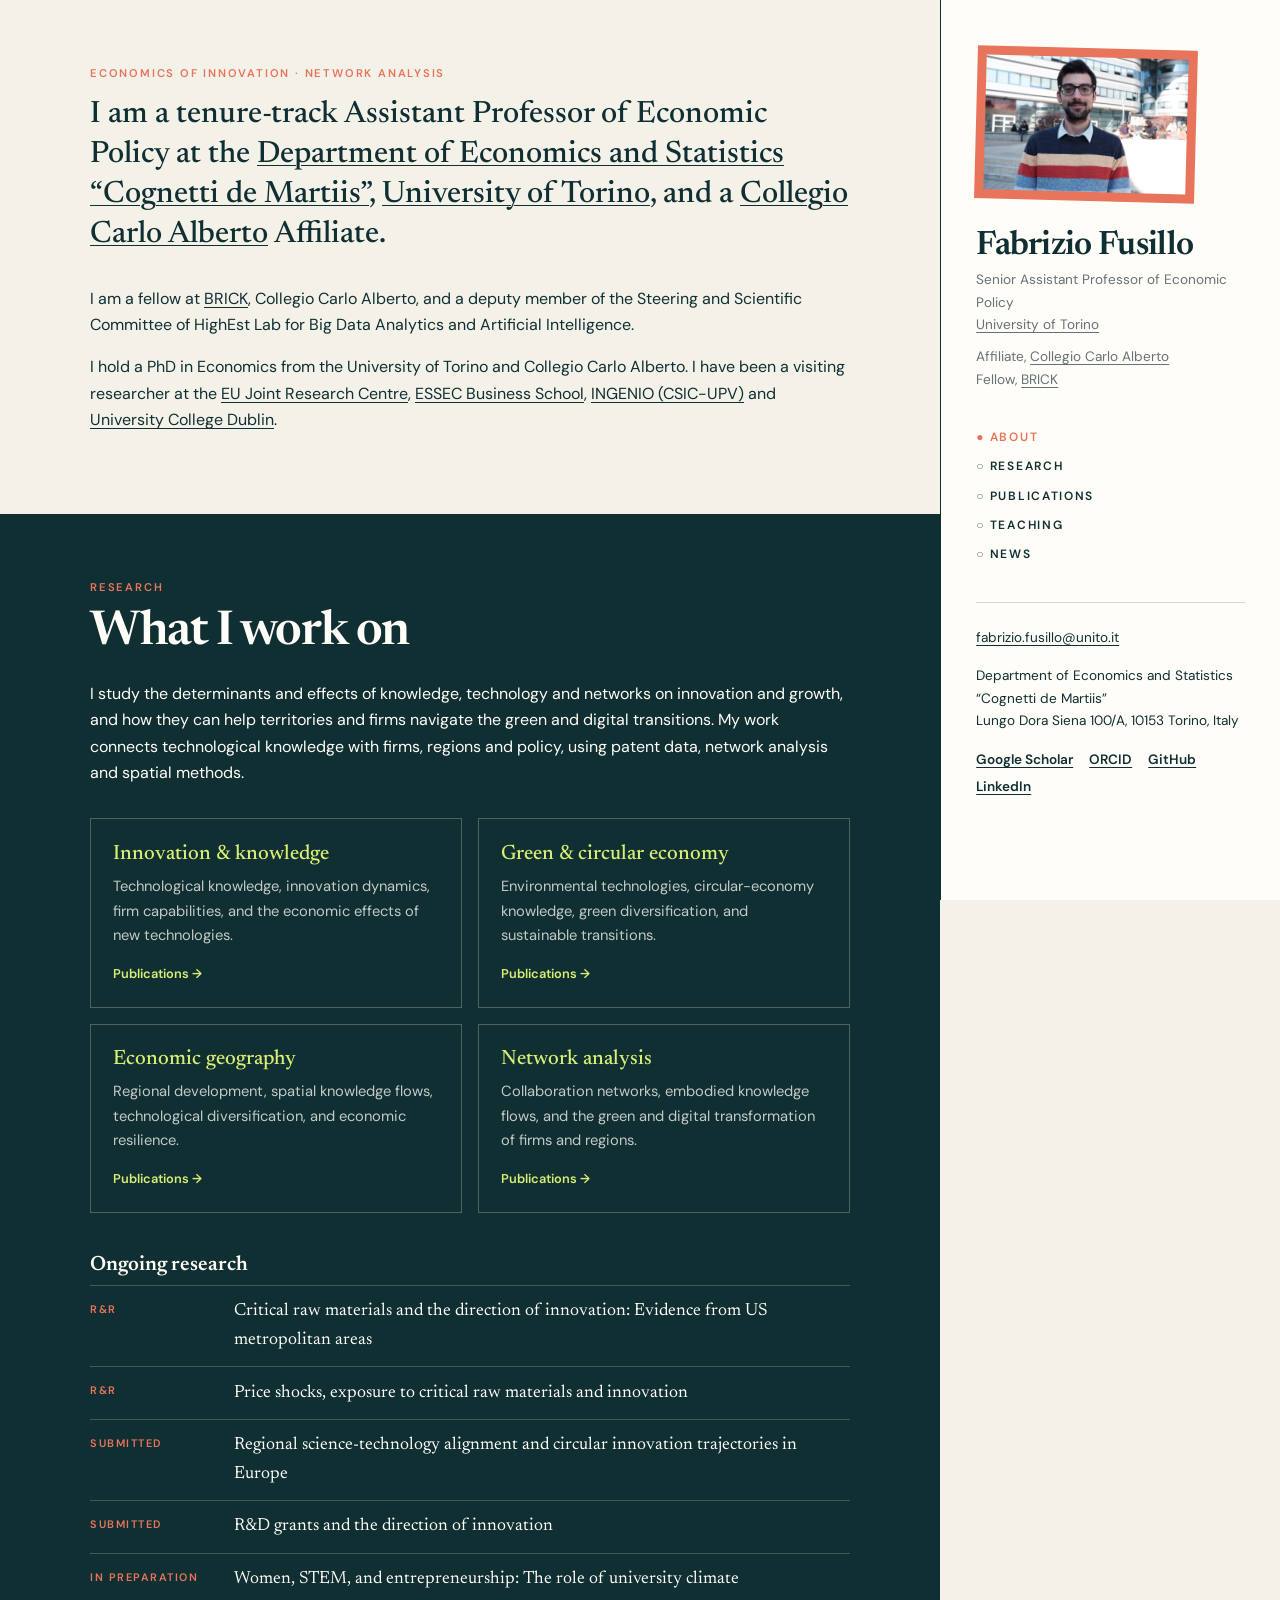
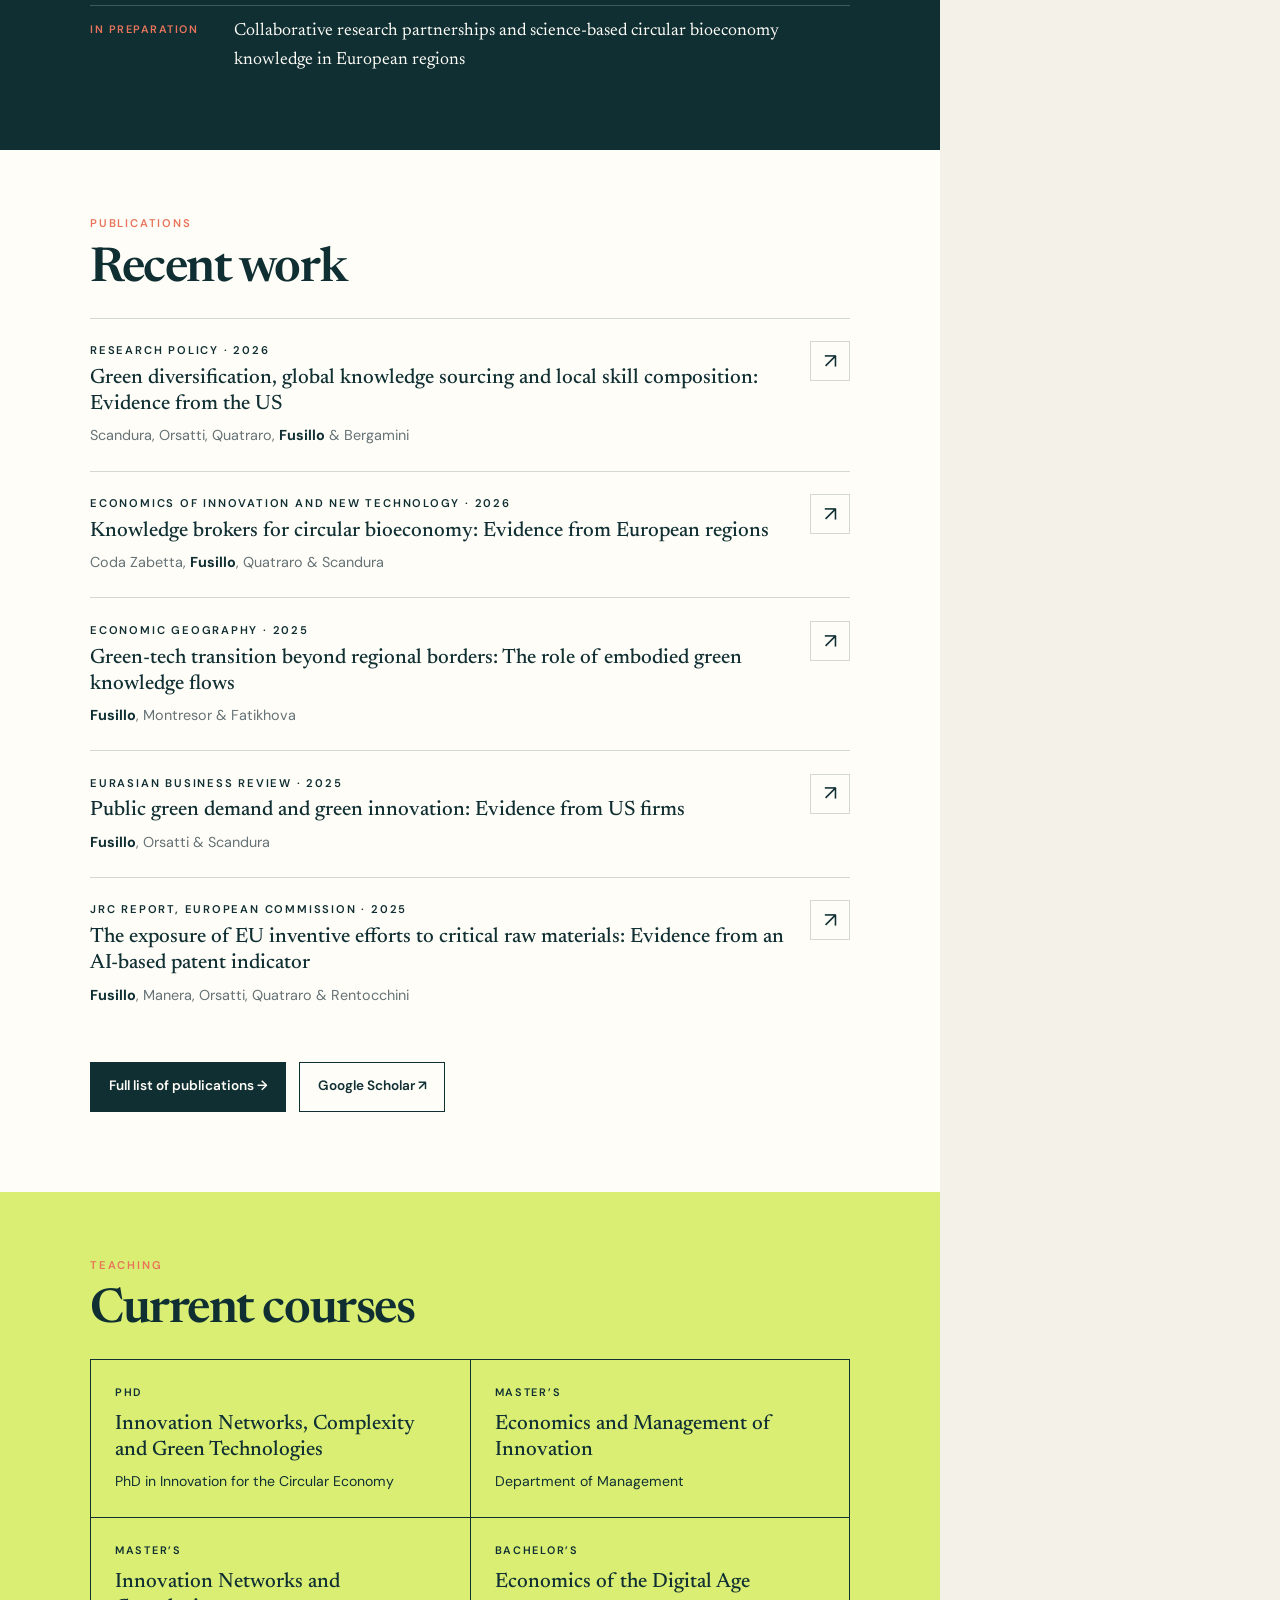
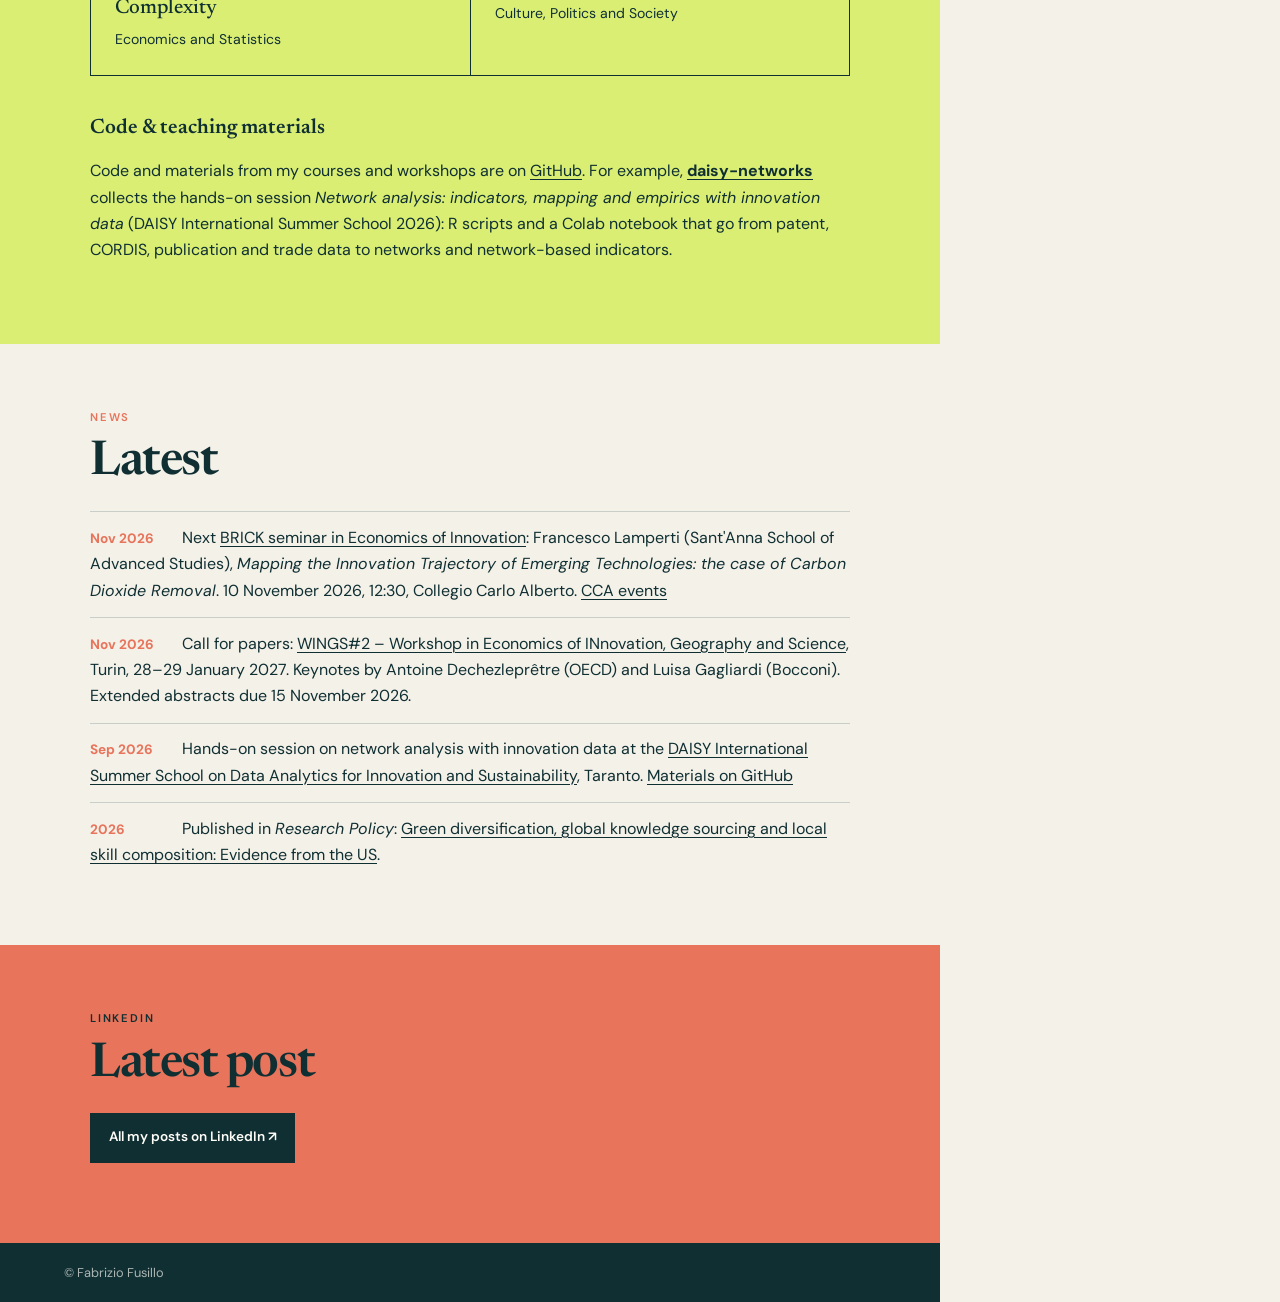
<file: index.html>
<!doctype html>
<html lang="en">
<head>
  <meta charset="utf-8">
  <meta name="viewport" content="width=device-width, initial-scale=1">
  <meta name="google-site-verification" content="AKhx5A9CiakvQKS3cyIG5zpOtm3Fc2noz87tW4rwyLg">
  <meta name="description" content="Fabrizio Fusillo is a Senior Assistant Professor of Economic Policy at the University of Torino, researching innovation, knowledge networks, and sustainable transitions.">
  <title>Fabrizio Fusillo</title>
  <link rel="canonical" href="https://ffusillo.github.io/">
  <!-- Tells Google who this page is about; keep the sameAs links in sync with the profile links in the side column -->
  <script type="application/ld+json">
  {
    "@context": "https://schema.org",
    "@type": "Person",
    "name": "Fabrizio Fusillo",
    "url": "https://ffusillo.github.io/",
    "image": "https://ffusillo.github.io/assets/fabrizio-fusillo.jpg",
    "jobTitle": "Senior Assistant Professor of Economic Policy",
    "worksFor": { "@type": "CollegeOrUniversity", "name": "University of Torino", "url": "https://www.unito.it" },
    "sameAs": [
      "https://scholar.google.com/citations?user=CQ9z-CwAAAAJ",
      "https://orcid.org/0000-0002-1454-1284",
      "https://github.com/ffusillo",
      "https://www.linkedin.com/in/fabrizio-fusillo-4771b8a0/",
      "https://www.carloalberto.org/person/fabrizio-fusillo/"
    ]
  }
  </script>

  <link rel="preconnect" href="https://fonts.googleapis.com">
  <link rel="preconnect" href="https://fonts.gstatic.com" crossorigin>
  <link href="https://fonts.googleapis.com/css2?family=DM+Sans:wght@400;500;600&family=Newsreader:opsz,wght@6..72,500;6..72,600&display=swap" rel="stylesheet">
  <link rel="stylesheet" href="styles.css">
</head>

<body>
<div class="layout">

<!-- ================= SIDE COLUMN (right): photo, name, menu, contact =================
     The same block is in publications.html: if you change something here, change it there too. -->
<aside>
  <div class="photo"><img src="assets/fabrizio-fusillo.jpg" alt="Portrait of Fabrizio Fusillo"></div>

  <h1>Fabrizio Fusillo</h1>
  <p class="position">
    Senior Assistant Professor of Economic Policy<br>
    <a href="https://www.unito.it">University of Torino</a>
  </p>
  <p class="affiliations">
    Affiliate, <a href="https://www.carloalberto.org/person/fabrizio-fusillo/">Collegio Carlo Alberto</a><br>
    Fellow, <a href="https://brick.carloalberto.org/">BRICK</a>
  </p>

  <nav>
    <a href="index.html#about">About</a>
    <a href="index.html#research">Research</a>
    <a href="index.html#publications">Publications</a>
    <a href="index.html#teaching">Teaching</a>
    <a href="index.html#news">News</a>
  </nav>

  <div class="contact">
    <p><a href="mailto:fabrizio.fusillo@unito.it">fabrizio.fusillo@unito.it</a></p>
    <p>Department of Economics and Statistics “Cognetti de Martiis”<br>
       Lungo Dora Siena 100/A, 10153 Torino, Italy</p>
    <p class="links">
      <a href="https://scholar.google.com/citations?user=CQ9z-CwAAAAJ&amp;hl=it&amp;oi=ao">Google Scholar</a>
      <a href="https://orcid.org/0000-0002-1454-1284">ORCID</a>
      <a href="https://github.com/ffusillo">GitHub</a>
      <a href="https://www.linkedin.com/in/fabrizio-fusillo-4771b8a0/">LinkedIn</a>
      <!-- To show a CV link: put the PDF in the assets folder and remove the comment marks around the next line -->
      <!-- <a href="assets/cv-fusillo.pdf">CV</a> -->
    </p>
  </div>
</aside>

<main>

<!-- ================= ABOUT ================= -->
<section id="about" class="paper">
  <p class="eyebrow">Economics of innovation · Network analysis</p>
  <p class="lead">I am a tenure-track Assistant Professor of Economic Policy at the <a href="https://www.est.unito.it/do/home.pl">Department of Economics and Statistics “Cognetti de Martiis”</a>, <a href="https://www.unito.it">University of Torino</a>, and a <a href="https://www.carloalberto.org">Collegio Carlo Alberto</a> Affiliate.</p>
  <p>I am a fellow at <a href="https://brick.carloalberto.org/">BRICK</a>, Collegio Carlo Alberto, and a deputy member of the Steering and Scientific Committee of HighEst Lab for Big Data Analytics and Artificial Intelligence.</p>
  <p>I hold a PhD in Economics from the University of Torino and Collegio Carlo Alberto. I have been a visiting researcher at the <a href="https://joint-research-centre.ec.europa.eu">EU Joint Research Centre</a>, <a href="https://www.essec.edu">ESSEC Business School</a>, <a href="https://www.ingenio.upv.es">INGENIO (CSIC-UPV)</a> and <a href="https://www.ucd.ie">University College Dublin</a>.</p>
</section>

<!-- ================= RESEARCH ================= -->
<!-- Each box links to the full publication list filtered by that topic
     (publications.html#innovation, #green, #geography, #networks). -->
<section id="research" class="ink">
  <p class="eyebrow">Research</p>
  <h2>What I work on</h2>
  <p>I study the determinants and effects of knowledge, technology and networks on innovation and growth, and how they can help territories and firms navigate the green and digital transitions. My work connects technological knowledge with firms, regions and policy, using patent data, network analysis and spatial methods.</p>
  <div class="cards">
    <a href="publications.html#innovation">
      <h3>Innovation &amp; knowledge</h3>
      <p>Technological knowledge, innovation dynamics, firm capabilities, and the economic effects of new technologies.</p>
      <span>Publications →</span>
    </a>
    <a href="publications.html#green">
      <h3>Green &amp; circular economy</h3>
      <p>Environmental technologies, circular-economy knowledge, green diversification, and sustainable transitions.</p>
      <span>Publications →</span>
    </a>
    <a href="publications.html#geography">
      <h3>Economic geography</h3>
      <p>Regional development, spatial knowledge flows, technological diversification, and economic resilience.</p>
      <span>Publications →</span>
    </a>
    <a href="publications.html#networks">
      <h3>Network analysis</h3>
      <p>Collaboration networks, embodied knowledge flows, and the green and digital transformation of firms and regions.</p>
      <span>Publications →</span>
    </a>
  </div>

  <!-- To update ongoing research: edit, add or remove <li> lines. The text in <span> is the status. -->
  <h3 class="sub">Ongoing research</h3>
  <ul class="ongoing">
    <li><span>R&amp;R</span> Critical raw materials and the direction of innovation: Evidence from US metropolitan areas</li>
    <li><span>R&amp;R</span> Price shocks, exposure to critical raw materials and innovation</li>
    <li><span>Submitted</span> Regional science-technology alignment and circular innovation trajectories in Europe</li>
    <li><span>Submitted</span> R&amp;D grants and the direction of innovation</li>
    <li><span>In preparation</span> Women, STEM, and entrepreneurship: The role of university climate</li>
    <li><span>In preparation</span> Collaborative research partnerships and science-based circular bioeconomy knowledge in European regions</li>
  </ul>
</section>

<!-- ================= PUBLICATIONS ================= -->
<!-- To add a publication: copy a whole <article> ... </article> block, paste it at the top
     and change the text. Delete the last block so the list keeps the 5 most recent.
     Remember to add it to publications.html too. -->
<section id="publications" class="white">
  <p class="eyebrow">Publications</p>
  <h2>Recent work</h2>

  <article class="pub">
    <p class="label">Research Policy · 2026</p>
    <h3>Green diversification, global knowledge sourcing and local skill composition: Evidence from the US</h3>
    <p>Scandura, Orsatti, Quatraro, <b>Fusillo</b> &amp; Bergamini</p>
    <a href="https://doi.org/10.1016/j.respol.2026.105434" aria-label="Open publication">↗</a>
  </article>

  <article class="pub">
    <p class="label">Economics of Innovation and New Technology · 2026</p>
    <h3>Knowledge brokers for circular bioeconomy: Evidence from European regions</h3>
    <p>Coda Zabetta, <b>Fusillo</b>, Quatraro &amp; Scandura</p>
    <a href="https://doi.org/10.1080/10438599.2025.2573064" aria-label="Open publication">↗</a>
  </article>

  <article class="pub">
    <p class="label">Economic Geography · 2025</p>
    <h3>Green-tech transition beyond regional borders: The role of embodied green knowledge flows</h3>
    <p><b>Fusillo</b>, Montresor &amp; Fatikhova</p>
    <a href="https://doi.org/10.1080/00130095.2025.2577307" aria-label="Open publication">↗</a>
  </article>

  <article class="pub">
    <p class="label">Eurasian Business Review · 2025</p>
    <h3>Public green demand and green innovation: Evidence from US firms</h3>
    <p><b>Fusillo</b>, Orsatti &amp; Scandura</p>
    <a href="https://doi.org/10.1007/s40821-025-00304-y" aria-label="Open publication">↗</a>
  </article>

  <article class="pub">
    <p class="label">JRC Report, European Commission · 2025</p>
    <h3>The exposure of EU inventive efforts to critical raw materials: Evidence from an AI-based patent indicator</h3>
    <p><b>Fusillo</b>, Manera, Orsatti, Quatraro &amp; Rentocchini</p>
    <a href="https://publications.jrc.ec.europa.eu/repository/handle/JRC141261" aria-label="Open publication">↗</a>
  </article>

  <p class="buttons">
    <a class="button" href="publications.html">Full list of publications →</a>
    <a class="button outline" href="https://scholar.google.com/citations?user=CQ9z-CwAAAAJ&amp;hl=it&amp;oi=ao">Google Scholar ↗</a>
  </p>
</section>

<!-- ================= TEACHING ================= -->
<!-- To add a course: copy a whole <div> ... </div> block inside "courses" and change the text. -->
<section id="teaching" class="lime">
  <p class="eyebrow">Teaching</p>
  <h2>Current courses</h2>
  <div class="courses">
    <div>
      <p class="label">PhD</p>
      <h3>Innovation Networks, Complexity and Green Technologies</h3>
      <p>PhD in Innovation for the Circular Economy</p>
    </div>
    <div>
      <p class="label">Master’s</p>
      <h3>Economics and Management of Innovation</h3>
      <p>Department of Management</p>
    </div>
    <div>
      <p class="label">Master’s</p>
      <h3>Innovation Networks and Complexity</h3>
      <p>Economics and Statistics</p>
    </div>
    <div>
      <p class="label">Bachelor’s</p>
      <h3>Economics of the Digital Age</h3>
      <p>Culture, Politics and Society</p>
    </div>
  </div>

  <h3 class="sub">Code &amp; teaching materials</h3>
  <p>Code and materials from my courses and workshops are on <a href="https://github.com/ffusillo">GitHub</a>. For example, <a href="https://github.com/ffusillo/daisy-networks"><b>daisy-networks</b></a> collects the hands-on session <em>Network analysis: indicators, mapping and empirics with innovation data</em> (DAISY International Summer School 2026): R scripts and a Colab notebook that go from patent, CORDIS, publication and trade data to networks and network-based indicators.</p>
</section>

<!-- ================= NEWS ================= -->
<!-- To add news: copy one <li> ... </li> block, paste it at the top and change the text. -->
<section id="news" class="paper">
  <p class="eyebrow">News</p>
  <h2>Latest</h2>
  <ul class="news">
    <li><b>Nov 2026</b> Next <a href="https://brick.carloalberto.org/seminars/">BRICK seminar in Economics of Innovation</a>: Francesco Lamperti (Sant'Anna School of Advanced Studies), <em>Mapping the Innovation Trajectory of Emerging Technologies: the case of Carbon Dioxide Removal</em>. 10 November 2026, 12:30, Collegio Carlo Alberto. <a href="https://www.carloalberto.org/events/month/2026-11/">CCA events</a></li>
    <li><b>Nov 2026</b> Call for papers: <a href="https://sites.google.com/view/wings-workshop">WINGS#2 – Workshop in Economics of INnovation, Geography and Science</a>, Turin, 28–29 January 2027. Keynotes by Antoine Dechezleprêtre (OECD) and Luisa Gagliardi (Bocconi). Extended abstracts due 15 November 2026.</li>
    <li><b>Sep 2026</b> Hands-on session on network analysis with innovation data at the <a href="https://www.daisy-summerschool.it/">DAISY International Summer School on Data Analytics for Innovation and Sustainability</a>, Taranto. <a href="https://github.com/ffusillo/daisy-networks">Materials on GitHub</a></li>
    <li><b>2026</b> Published in <em>Research Policy</em>: <a href="https://doi.org/10.1016/j.respol.2026.105434">Green diversification, global knowledge sourcing and local skill composition: Evidence from the US</a>.</li>
  </ul>
</section>

<!-- ================= LINKEDIN ================= -->
<!-- To show your latest LinkedIn post:
     1. On LinkedIn, open the post, click the "..." menu and choose "Embed this post".
     2. Copy only the address inside src="..." from the code LinkedIn gives you
        (it looks like https://www.linkedin.com/embed/feed/update/urn:li:share:1234567890).
     3. Paste it below in place of PASTE-EMBED-ADDRESS-HERE and delete the comment marks
        <!- - and - -> around the <iframe> line.
     Repeat when you want to show a newer post. -->
<section id="linkedin" class="coral">
  <p class="eyebrow">LinkedIn</p>
  <h2>Latest post</h2>
  <div class="linkedin-post">
    <!-- <iframe src="PASTE-EMBED-ADDRESS-HERE" title="Latest LinkedIn post" loading="lazy"></iframe> -->
  </div>
  <p><a class="button" href="https://www.linkedin.com/in/fabrizio-fusillo-4771b8a0/recent-activity/all/">All my posts on LinkedIn ↗</a></p>
</section>

<footer>© Fabrizio Fusillo</footer>

</main>
</div>

<script>
  // Open links to other websites in a new tab. No need to edit this.
  document.querySelectorAll('a[href^="http"]').forEach((a) => {
    if (a.host !== location.host) { a.target = '_blank'; a.rel = 'noopener'; }
  });

  // Highlights the current section in the menu while scrolling. No need to edit this.
  const menuLinks = document.querySelectorAll('aside nav a');
  const observer = new IntersectionObserver((entries) => {
    entries.forEach((entry) => {
      if (entry.isIntersecting) {
        menuLinks.forEach((a) => a.classList.toggle('active', a.hash === '#' + entry.target.id));
      }
    });
  }, { rootMargin: '-30% 0px -60% 0px' });
  document.querySelectorAll('main section').forEach((s) => observer.observe(s));
</script>

</body>
</html>
</file>
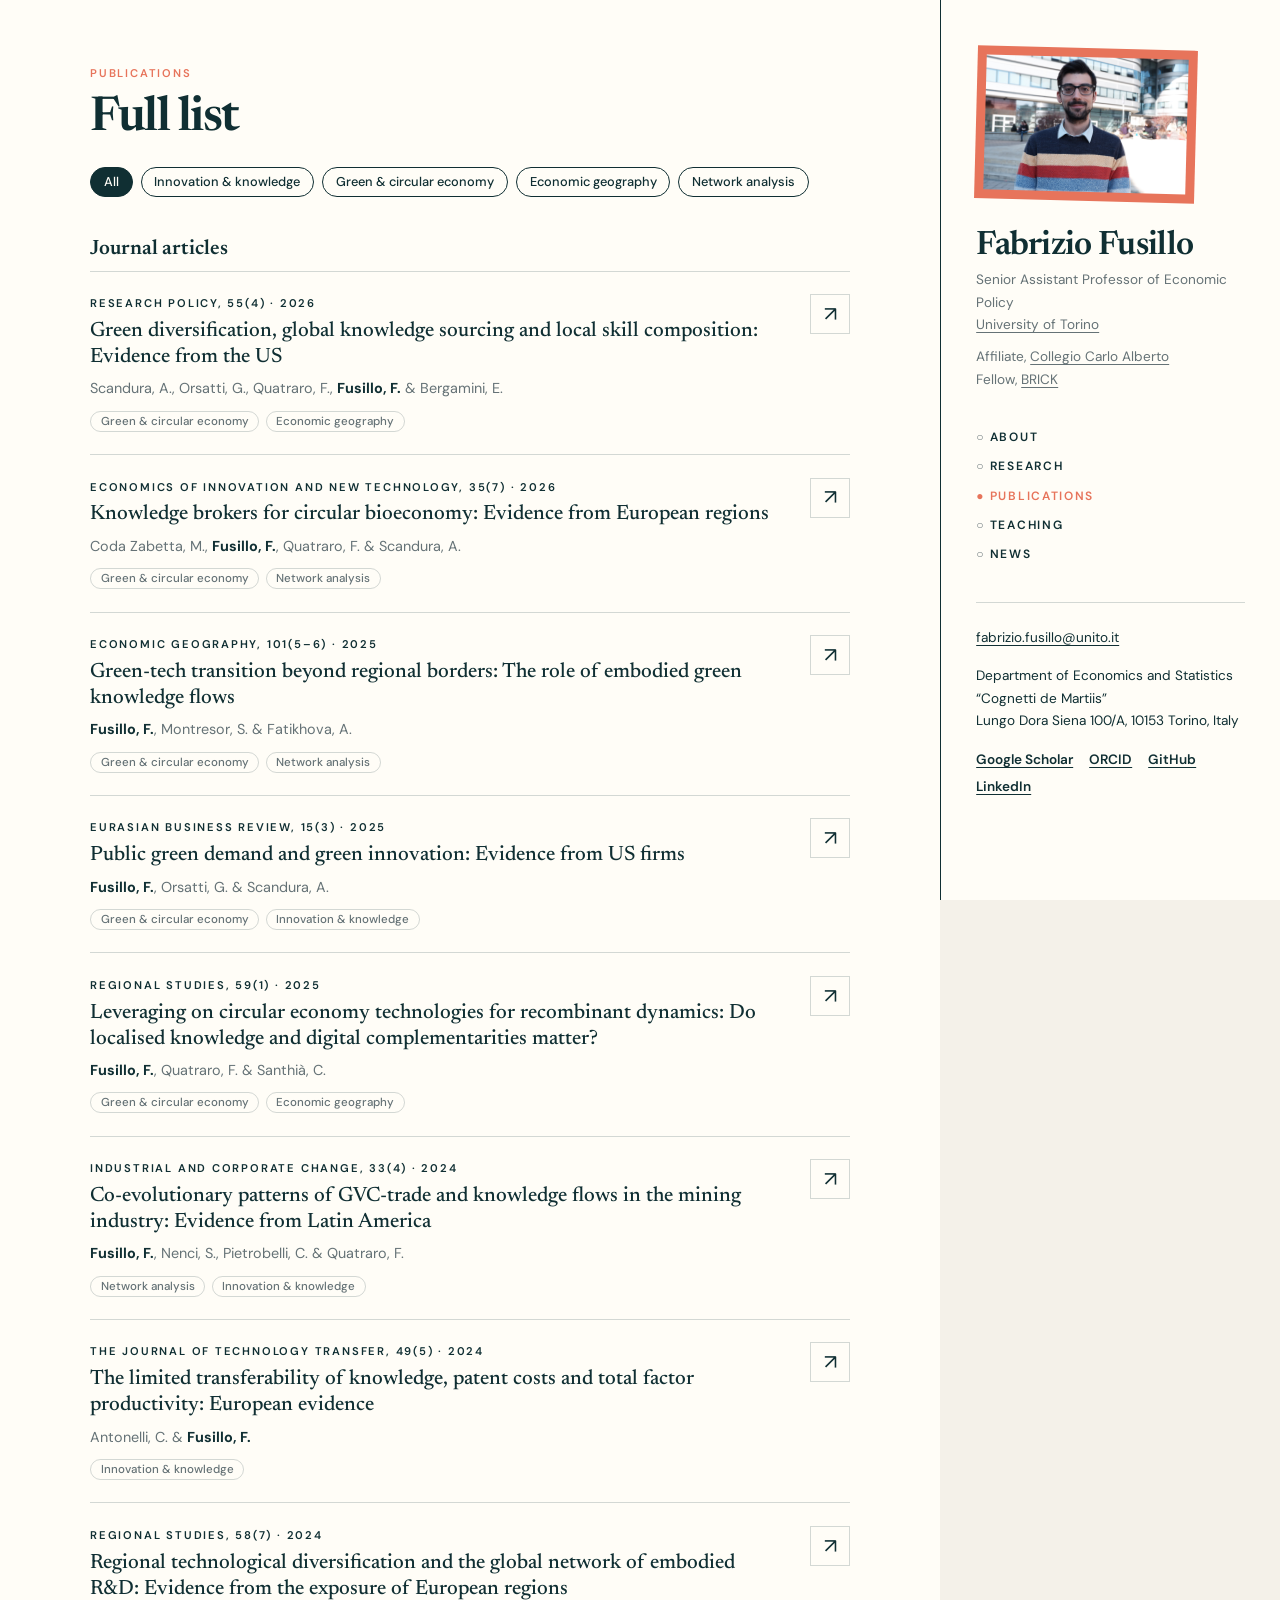
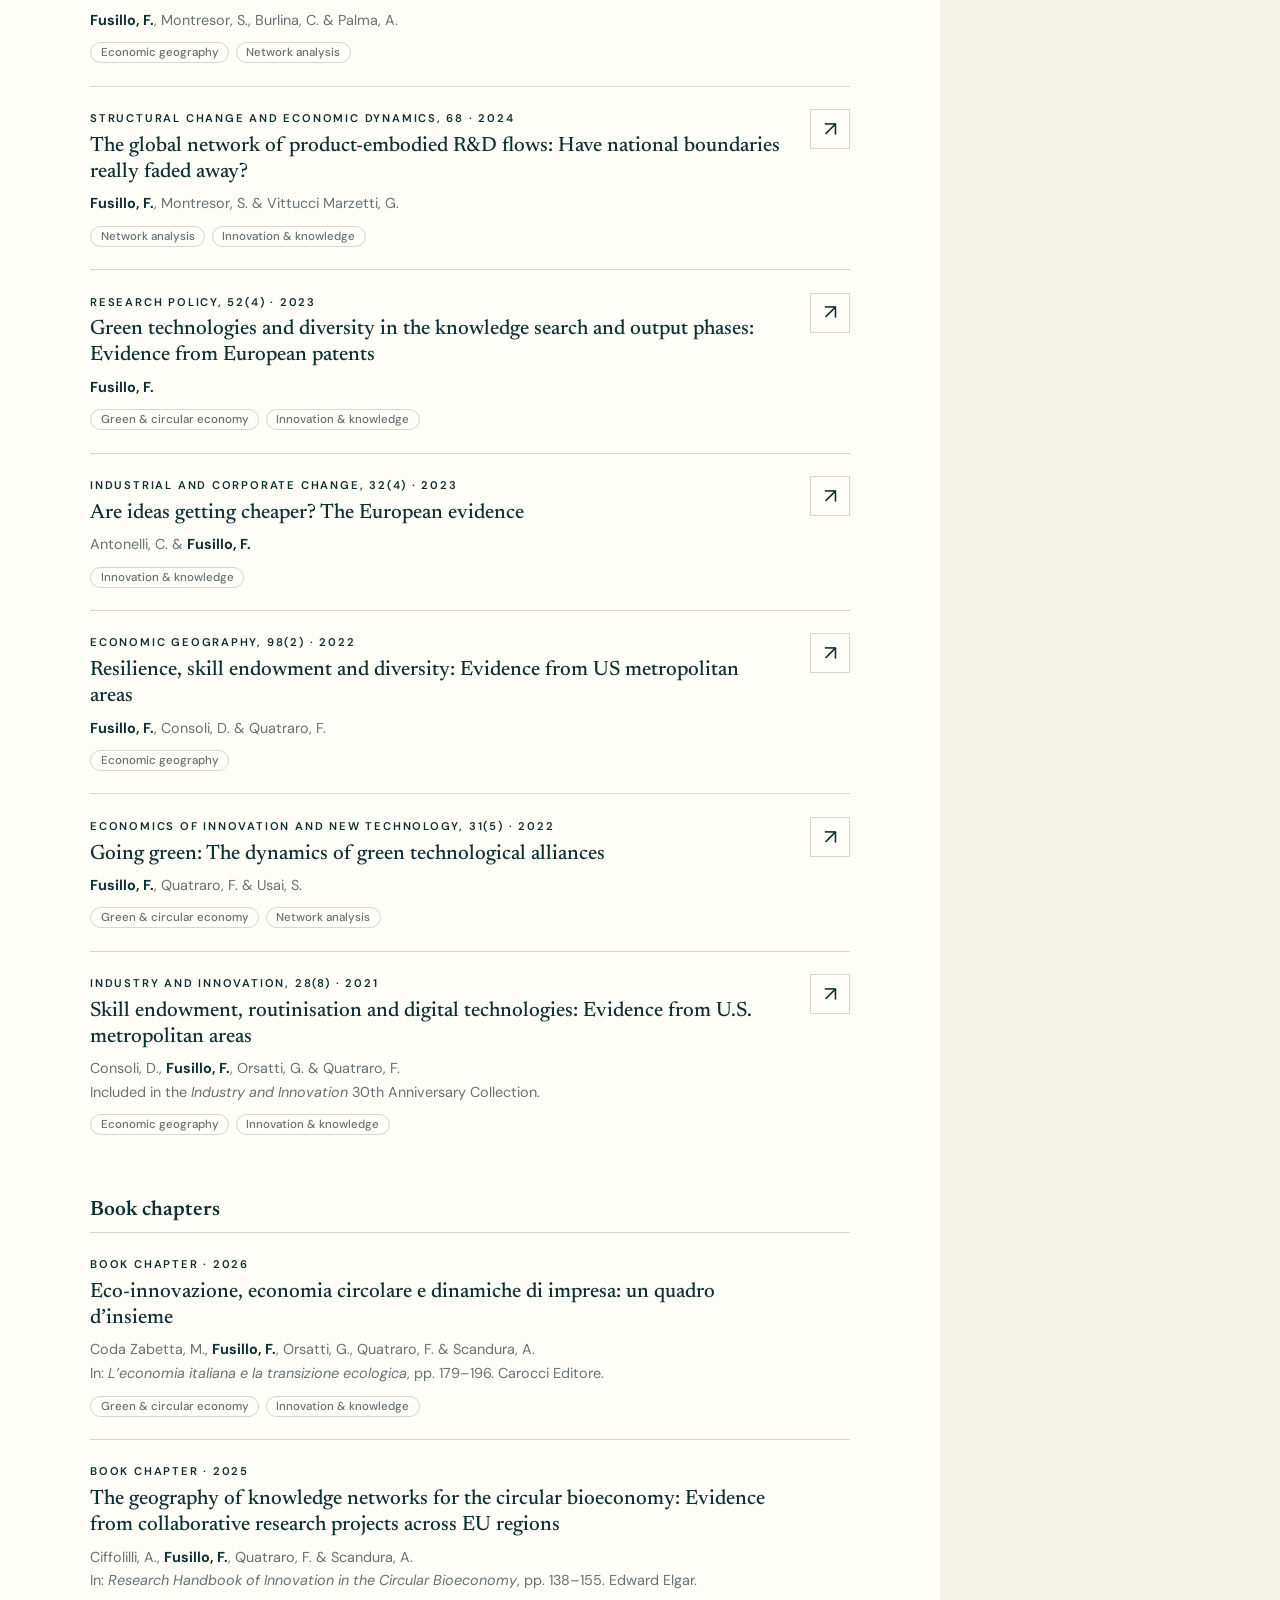
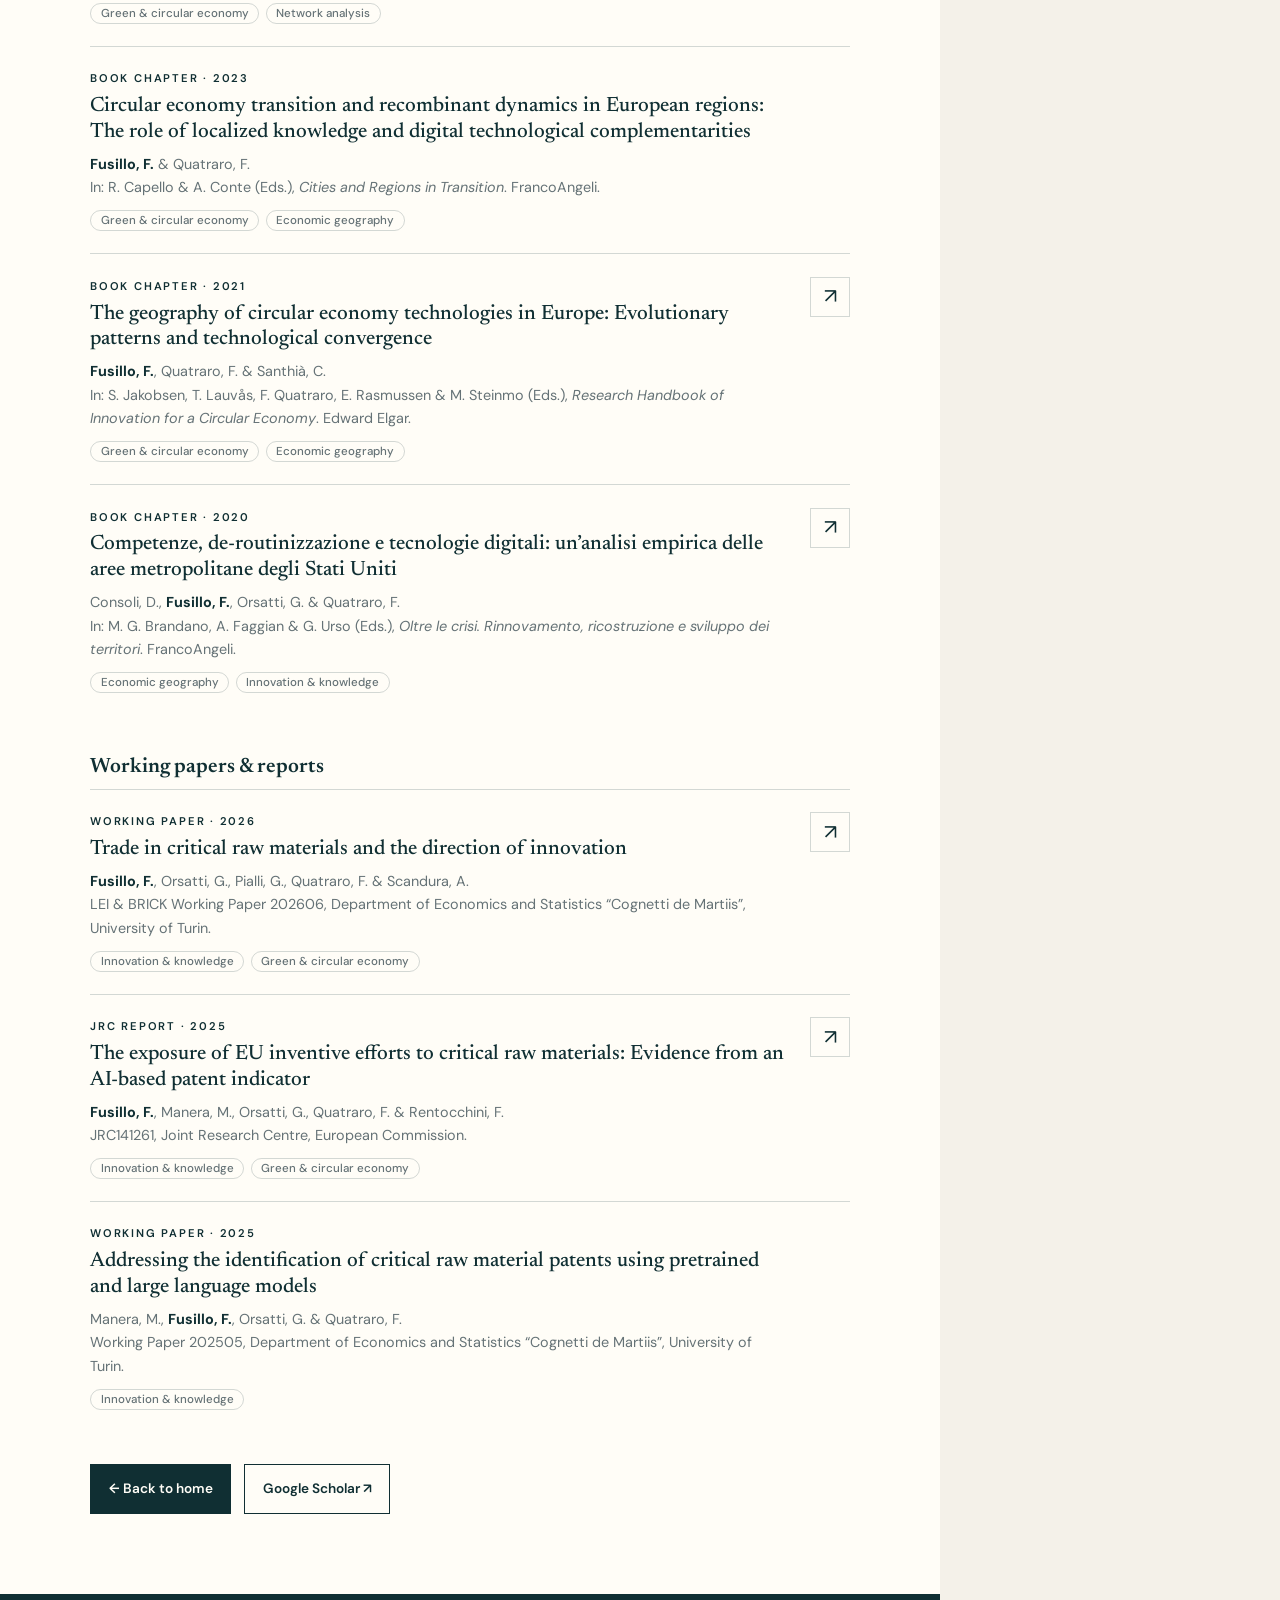
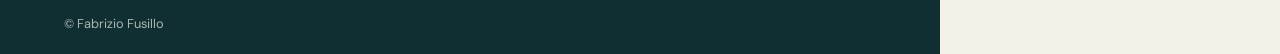
<file: publications.html>
<!doctype html>
<html lang="en">
<head>
  <meta charset="utf-8">
  <meta name="viewport" content="width=device-width, initial-scale=1">
  <meta name="description" content="Publications of Fabrizio Fusillo: journal articles, book chapters, working papers and reports.">
  <title>Publications · Fabrizio Fusillo</title>
  <link rel="canonical" href="https://ffusillo.github.io/publications.html">

  <link rel="preconnect" href="https://fonts.googleapis.com">
  <link rel="preconnect" href="https://fonts.gstatic.com" crossorigin>
  <link href="https://fonts.googleapis.com/css2?family=DM+Sans:wght@400;500;600&family=Newsreader:opsz,wght@6..72,500;6..72,600&display=swap" rel="stylesheet">
  <link rel="stylesheet" href="styles.css">
</head>

<body>
<div class="layout">

<!-- ================= SIDE COLUMN (right) =================
     Same block as in index.html: if you change something here, change it there too. -->
<aside>
  <div class="photo"><img src="assets/fabrizio-fusillo.jpg" alt="Portrait of Fabrizio Fusillo"></div>

  <h1>Fabrizio Fusillo</h1>
  <p class="position">
    Senior Assistant Professor of Economic Policy<br>
    <a href="https://www.unito.it">University of Torino</a>
  </p>
  <p class="affiliations">
    Affiliate, <a href="https://www.carloalberto.org/person/fabrizio-fusillo/">Collegio Carlo Alberto</a><br>
    Fellow, <a href="https://brick.carloalberto.org/">BRICK</a>
  </p>

  <nav>
    <a href="index.html#about">About</a>
    <a href="index.html#research">Research</a>
    <a href="publications.html" class="active">Publications</a>
    <a href="index.html#teaching">Teaching</a>
    <a href="index.html#news">News</a>
  </nav>

  <div class="contact">
    <p><a href="mailto:fabrizio.fusillo@unito.it">fabrizio.fusillo@unito.it</a></p>
    <p>Department of Economics and Statistics “Cognetti de Martiis”<br>
       Lungo Dora Siena 100/A, 10153 Torino, Italy</p>
    <p class="links">
      <a href="https://scholar.google.com/citations?user=CQ9z-CwAAAAJ&amp;hl=it&amp;oi=ao">Google Scholar</a>
      <a href="https://orcid.org/0000-0002-1454-1284">ORCID</a>
      <a href="https://github.com/ffusillo">GitHub</a>
      <a href="https://www.linkedin.com/in/fabrizio-fusillo-4771b8a0/">LinkedIn</a>
      <!-- <a href="assets/cv-fusillo.pdf">CV</a> -->
    </p>
  </div>
</aside>

<main>

<!-- =====================================================================
     HOW TO EDIT THIS PAGE
     - Each publication is one <article class="pub" data-tags="..."> ... </article> block.
       Copy a block, paste it at the top of the right group and change the text.
     - data-tags: one or two of   innovation   green   geography   networks
       (separated by a space). The tag buttons under each entry are added automatically.
     - The ↗ link is optional: delete the <a ...>↗</a> line if there is no link.
     ===================================================================== -->
<section class="white">
  <p class="eyebrow">Publications</p>
  <h2>Full list</h2>

  <p class="filters">
    <a href="#all">All</a>
    <a href="#innovation">Innovation &amp; knowledge</a>
    <a href="#green">Green &amp; circular economy</a>
    <a href="#geography">Economic geography</a>
    <a href="#networks">Network analysis</a>
  </p>

  <!-- ============ JOURNAL ARTICLES ============ -->
  <div class="pub-group">
    <h3 class="sub">Journal articles</h3>

    <article class="pub" data-tags="green geography">
      <p class="label">Research Policy, 55(4) · 2026</p>
      <h3>Green diversification, global knowledge sourcing and local skill composition: Evidence from the US</h3>
      <p>Scandura, A., Orsatti, G., Quatraro, F., <b>Fusillo, F.</b> &amp; Bergamini, E.</p>
      <a href="https://doi.org/10.1016/j.respol.2026.105434" aria-label="Open publication">↗</a>
    </article>

    <article class="pub" data-tags="green networks">
      <p class="label">Economics of Innovation and New Technology, 35(7) · 2026</p>
      <h3>Knowledge brokers for circular bioeconomy: Evidence from European regions</h3>
      <p>Coda Zabetta, M., <b>Fusillo, F.</b>, Quatraro, F. &amp; Scandura, A.</p>
      <a href="https://doi.org/10.1080/10438599.2025.2573064" aria-label="Open publication">↗</a>
    </article>

    <article class="pub" data-tags="green networks">
      <p class="label">Economic Geography, 101(5–6) · 2025</p>
      <h3>Green-tech transition beyond regional borders: The role of embodied green knowledge flows</h3>
      <p><b>Fusillo, F.</b>, Montresor, S. &amp; Fatikhova, A.</p>
      <a href="https://doi.org/10.1080/00130095.2025.2577307" aria-label="Open publication">↗</a>
    </article>

    <article class="pub" data-tags="green innovation">
      <p class="label">Eurasian Business Review, 15(3) · 2025</p>
      <h3>Public green demand and green innovation: Evidence from US firms</h3>
      <p><b>Fusillo, F.</b>, Orsatti, G. &amp; Scandura, A.</p>
      <a href="https://doi.org/10.1007/s40821-025-00304-y" aria-label="Open publication">↗</a>
    </article>

    <article class="pub" data-tags="green geography">
      <p class="label">Regional Studies, 59(1) · 2025</p>
      <h3>Leveraging on circular economy technologies for recombinant dynamics: Do localised knowledge and digital complementarities matter?</h3>
      <p><b>Fusillo, F.</b>, Quatraro, F. &amp; Santhià, C.</p>
      <a href="https://doi.org/10.1080/00343404.2024.2329255" aria-label="Open publication">↗</a>
    </article>

    <article class="pub" data-tags="networks innovation">
      <p class="label">Industrial and Corporate Change, 33(4) · 2024</p>
      <h3>Co-evolutionary patterns of GVC-trade and knowledge flows in the mining industry: Evidence from Latin America</h3>
      <p><b>Fusillo, F.</b>, Nenci, S., Pietrobelli, C. &amp; Quatraro, F.</p>
      <a href="https://doi.org/10.1093/icc/dtae002" aria-label="Open publication">↗</a>
    </article>

    <article class="pub" data-tags="innovation">
      <p class="label">The Journal of Technology Transfer, 49(5) · 2024</p>
      <h3>The limited transferability of knowledge, patent costs and total factor productivity: European evidence</h3>
      <p>Antonelli, C. &amp; <b>Fusillo, F.</b></p>
      <a href="https://doi.org/10.1007/s10961-023-10057-3" aria-label="Open publication">↗</a>
    </article>

    <article class="pub" data-tags="geography networks">
      <p class="label">Regional Studies, 58(7) · 2024</p>
      <h3>Regional technological diversification and the global network of embodied R&amp;D: Evidence from the exposure of European regions</h3>
      <p><b>Fusillo, F.</b>, Montresor, S., Burlina, C. &amp; Palma, A.</p>
      <a href="https://doi.org/10.1080/00343404.2023.2269205" aria-label="Open publication">↗</a>
    </article>

    <article class="pub" data-tags="networks innovation">
      <p class="label">Structural Change and Economic Dynamics, 68 · 2024</p>
      <h3>The global network of product-embodied R&amp;D flows: Have national boundaries really faded away?</h3>
      <p><b>Fusillo, F.</b>, Montresor, S. &amp; Vittucci Marzetti, G.</p>
      <a href="https://doi.org/10.1016/j.strueco.2023.10.001" aria-label="Open publication">↗</a>
    </article>

    <article class="pub" data-tags="green innovation">
      <p class="label">Research Policy, 52(4) · 2023</p>
      <h3>Green technologies and diversity in the knowledge search and output phases: Evidence from European patents</h3>
      <p><b>Fusillo, F.</b></p>
      <a href="https://doi.org/10.1016/j.respol.2023.104727" aria-label="Open publication">↗</a>
    </article>

    <article class="pub" data-tags="innovation">
      <p class="label">Industrial and Corporate Change, 32(4) · 2023</p>
      <h3>Are ideas getting cheaper? The European evidence</h3>
      <p>Antonelli, C. &amp; <b>Fusillo, F.</b></p>
      <a href="https://doi.org/10.1093/icc/dtac064" aria-label="Open publication">↗</a>
    </article>

    <article class="pub" data-tags="geography">
      <p class="label">Economic Geography, 98(2) · 2022</p>
      <h3>Resilience, skill endowment and diversity: Evidence from US metropolitan areas</h3>
      <p><b>Fusillo, F.</b>, Consoli, D. &amp; Quatraro, F.</p>
      <a href="https://doi.org/10.1080/00130095.2021.2008797" aria-label="Open publication">↗</a>
    </article>

    <article class="pub" data-tags="green networks">
      <p class="label">Economics of Innovation and New Technology, 31(5) · 2022</p>
      <h3>Going green: The dynamics of green technological alliances</h3>
      <p><b>Fusillo, F.</b>, Quatraro, F. &amp; Usai, S.</p>
      <a href="https://doi.org/10.1080/10438599.2020.1799143" aria-label="Open publication">↗</a>
    </article>

    <article class="pub" data-tags="geography innovation">
      <p class="label">Industry and Innovation, 28(8) · 2021</p>
      <h3>Skill endowment, routinisation and digital technologies: Evidence from U.S. metropolitan areas</h3>
      <p>Consoli, D., <b>Fusillo, F.</b>, Orsatti, G. &amp; Quatraro, F.</p>
      <p>Included in the <em>Industry and Innovation</em> 30th Anniversary Collection.</p>
      <a href="https://doi.org/10.1080/13662716.2021.1904842" aria-label="Open publication">↗</a>
    </article>
  </div>

  <!-- ============ BOOK CHAPTERS ============ -->
  <div class="pub-group">
    <h3 class="sub">Book chapters</h3>

    <article class="pub" data-tags="green innovation">
      <p class="label">Book chapter · 2026</p>
      <h3>Eco-innovazione, economia circolare e dinamiche di impresa: un quadro d’insieme</h3>
      <p>Coda Zabetta, M., <b>Fusillo, F.</b>, Orsatti, G., Quatraro, F. &amp; Scandura, A.</p>
      <p>In: <em>L’economia italiana e la transizione ecologica</em>, pp. 179–196. Carocci Editore.</p>
    </article>

    <article class="pub" data-tags="green networks">
      <p class="label">Book chapter · 2025</p>
      <h3>The geography of knowledge networks for the circular bioeconomy: Evidence from collaborative research projects across EU regions</h3>
      <p>Ciffolilli, A., <b>Fusillo, F.</b>, Quatraro, F. &amp; Scandura, A.</p>
      <p>In: <em>Research Handbook of Innovation in the Circular Bioeconomy</em>, pp. 138–155. Edward Elgar.</p>
    </article>

    <article class="pub" data-tags="green geography">
      <p class="label">Book chapter · 2023</p>
      <h3>Circular economy transition and recombinant dynamics in European regions: The role of localized knowledge and digital technological complementarities</h3>
      <p><b>Fusillo, F.</b> &amp; Quatraro, F.</p>
      <p>In: R. Capello &amp; A. Conte (Eds.), <em>Cities and Regions in Transition</em>. FrancoAngeli.</p>
    </article>

    <article class="pub" data-tags="green geography">
      <p class="label">Book chapter · 2021</p>
      <h3>The geography of circular economy technologies in Europe: Evolutionary patterns and technological convergence</h3>
      <p><b>Fusillo, F.</b>, Quatraro, F. &amp; Santhià, C.</p>
      <p>In: S. Jakobsen, T. Lauvås, F. Quatraro, E. Rasmussen &amp; M. Steinmo (Eds.), <em>Research Handbook of Innovation for a Circular Economy</em>. Edward Elgar.</p>
      <a href="https://www.e-elgar.com/shop/gbp/research-handbook-of-innovation-for-a-circular-economy-9781800373082.html" aria-label="Open book page">↗</a>
    </article>

    <article class="pub" data-tags="geography innovation">
      <p class="label">Book chapter · 2020</p>
      <h3>Competenze, de-routinizzazione e tecnologie digitali: un’analisi empirica delle aree metropolitane degli Stati Uniti</h3>
      <p>Consoli, D., <b>Fusillo, F.</b>, Orsatti, G. &amp; Quatraro, F.</p>
      <p>In: M. G. Brandano, A. Faggian &amp; G. Urso (Eds.), <em>Oltre le crisi. Rinnovamento, ricostruzione e sviluppo dei territori</em>. FrancoAngeli.</p>
      <a href="http://ojs.francoangeli.it/_omp/index.php/oa/catalog/book/552" aria-label="Open book page">↗</a>
    </article>
  </div>

  <!-- ============ WORKING PAPERS AND REPORTS ============ -->
  <div class="pub-group">
    <h3 class="sub">Working papers &amp; reports</h3>

    <article class="pub" data-tags="innovation green">
      <p class="label">Working paper · 2026</p>
      <h3>Trade in critical raw materials and the direction of innovation</h3>
      <p><b>Fusillo, F.</b>, Orsatti, G., Pialli, G., Quatraro, F. &amp; Scandura, A.</p>
      <p>LEI &amp; BRICK Working Paper 202606, Department of Economics and Statistics “Cognetti de Martiis”, University of Turin.</p>
      <a href="https://www.est.unito.it/do/home.pl/Download?doc=/allegati/wp2026dip/wp_06_2026.pdf" aria-label="Open working paper">↗</a>
    </article>

    <article class="pub" data-tags="innovation green">
      <p class="label">JRC Report · 2025</p>
      <h3>The exposure of EU inventive efforts to critical raw materials: Evidence from an AI-based patent indicator</h3>
      <p><b>Fusillo, F.</b>, Manera, M., Orsatti, G., Quatraro, F. &amp; Rentocchini, F.</p>
      <p>JRC141261, Joint Research Centre, European Commission.</p>
      <a href="https://publications.jrc.ec.europa.eu/repository/handle/JRC141261" aria-label="Open report">↗</a>
    </article>

    <article class="pub" data-tags="innovation">
      <p class="label">Working paper · 2025</p>
      <h3>Addressing the identification of critical raw material patents using pretrained and large language models</h3>
      <p>Manera, M., <b>Fusillo, F.</b>, Orsatti, G. &amp; Quatraro, F.</p>
      <p>Working Paper 202505, Department of Economics and Statistics “Cognetti de Martiis”, University of Turin.</p>
    </article>
  </div>

  <p class="buttons">
    <a class="button" href="index.html">← Back to home</a>
    <a class="button outline" href="https://scholar.google.com/citations?user=CQ9z-CwAAAAJ&amp;hl=it&amp;oi=ao">Google Scholar ↗</a>
  </p>
</section>

<footer>© Fabrizio Fusillo</footer>

</main>
</div>

<script>
  // Open links to other websites in a new tab. No need to edit this.
  document.querySelectorAll('a[href^="http"]').forEach((a) => {
    if (a.host !== location.host) { a.target = '_blank'; a.rel = 'noopener'; }
  });

  // Topic tags and filters. No need to edit this, unless you rename a topic.
  const topics = {
    innovation: 'Innovation & knowledge',
    green: 'Green & circular economy',
    geography: 'Economic geography',
    networks: 'Network analysis'
  };
  const pubs = document.querySelectorAll('.pub[data-tags]');

  // Add the tag buttons under each publication, from its data-tags.
  pubs.forEach((pub) => {
    const tags = document.createElement('p');
    tags.className = 'tags';
    pub.dataset.tags.split(' ').forEach((t) => {
      const a = document.createElement('a');
      a.href = '#' + t;
      a.textContent = topics[t];
      tags.append(a);
    });
    pub.append(tags);
  });

  // Show only the publications of the topic in the address (e.g. publications.html#green).
  function applyFilter() {
    const topic = location.hash.slice(1) in topics ? location.hash.slice(1) : 'all';
    pubs.forEach((pub) => { pub.hidden = topic !== 'all' && !pub.dataset.tags.split(' ').includes(topic); });
    document.querySelectorAll('.pub-group').forEach((g) => { g.hidden = !g.querySelector('.pub:not([hidden])'); });
    document.querySelectorAll('.filters a').forEach((a) => a.classList.toggle('active', a.hash === '#' + topic));
  }
  window.addEventListener('hashchange', () => { applyFilter(); window.scrollTo(0, 0); });
  applyFilter();
</script>

</body>
</html>
</file>
<file: styles.css>
/* =========================================================
   FABRIZIO FUSILLO — WEBSITE STYLES
   Colours, fonts and sizes are set here at the top.
   ========================================================= */

:root {
  --ink: #102f33;      /* dark green: text, Research band */
  --paper: #f4f1e9;    /* beige: About and News bands */
  --white: #fffdf7;    /* off-white: side column, Publications band */
  --lime: #d9ee72;     /* Teaching band, card titles */
  --coral: #e7745b;    /* accents, photo frame */
  --muted: #657276;
  --line: rgba(16, 47, 51, 0.18);

  --sans: "DM Sans", Arial, sans-serif;
  --serif: "Newsreader", Georgia, serif;

  --photo-width: 220px;
  --side-width: 340px;
}

/* ---------- Page ---------- */
* { box-sizing: border-box; }
html { scroll-behavior: smooth; }

body {
  margin: 0;
  background: var(--paper);
  color: var(--ink);
  font-family: var(--sans);
  font-size: 16px;
  line-height: 1.65;
}

a { color: inherit; text-underline-offset: 3px; text-decoration-thickness: 1px; }
a:hover { color: var(--coral); }
[hidden] { display: none !important; }

.layout {
  display: grid;
  grid-template-columns: minmax(0, 1fr) var(--side-width);
  grid-template-areas: "main side";
}
main { grid-area: main; }
aside { grid-area: side; }

/* ---------- Side column (right) ---------- */
aside {
  position: sticky;
  top: 0;
  height: 100vh;
  overflow-y: auto;
  padding: 3rem 2.2rem;
  background: var(--white);
  border-left: 1px solid var(--ink);
  font-size: 0.85rem;
}

.photo {
  width: var(--photo-width);
  padding: 0.55rem;
  background: var(--coral);
  transform: rotate(1.5deg);
}
.photo img { display: block; width: 100%; height: auto; }

aside h1 { margin: 1.8rem 0 0.3rem; font: 600 2.1rem/1.05 var(--serif); letter-spacing: -0.02em; }
.position { margin: 0; color: var(--muted); }
.affiliations { margin: 0.6rem 0 0; color: var(--muted); }

aside nav { display: flex; flex-direction: column; margin: 2rem 0; }

aside nav a {
  padding: 0.3rem 0;
  font-size: 0.75rem;
  font-weight: 600;
  letter-spacing: 0.14em;
  text-transform: uppercase;
  text-decoration: none;
}
aside nav a::before { content: "○ "; color: var(--muted); }
aside nav a.active { color: var(--coral); }
aside nav a.active::before { content: "● "; color: var(--coral); }

.contact { padding-top: 1.5rem; border-top: 1px solid var(--line); }
.contact p { margin: 0 0 1rem; }
.links { display: flex; flex-wrap: wrap; gap: 0.3rem 1rem; font-weight: 600; }

/* ---------- Main column: coloured bands ---------- */
section { padding: 4rem max(5vw, calc((100% - 760px) / 2)); }

.paper { background: var(--paper); }
.white { background: var(--white); }
.lime  { background: var(--lime); }
.ink   { background: var(--ink); color: var(--white); }
.coral { background: var(--coral); }
.coral .eyebrow { color: var(--ink); }
.ink a:hover { color: var(--lime); }

.eyebrow,
.label {
  margin: 0 0 0.8rem;
  font-size: 0.7rem;
  font-weight: 600;
  letter-spacing: 0.16em;
  text-transform: uppercase;
}
.eyebrow { color: var(--coral); }

h2 { margin: 0 0 1.5rem; font: 600 clamp(2.2rem, 4vw, 3rem)/1 var(--serif); letter-spacing: -0.03em; }
h3 { margin: 0 0 0.4rem; font: 500 1.3rem/1.25 var(--serif); }

.lead { margin-top: 0; font: 500 clamp(1.5rem, 2.4vw, 2rem)/1.3 var(--serif); }

/* ---------- Research cards ---------- */
.cards {
  display: grid;
  grid-template-columns: 1fr 1fr;
  gap: 1rem;
  margin-top: 2rem;
}
.cards a {
  display: flex;
  flex-direction: column;
  padding: 1.4rem;
  border: 1px solid rgba(255, 253, 247, 0.25);
  text-decoration: none;
}
.cards a:hover { border-color: var(--lime); background: rgba(217, 238, 114, 0.08); color: inherit; }
.cards h3 { color: var(--lime); }
.cards p { margin: 0 0 1rem; font-size: 0.92rem; color: rgba(255, 253, 247, 0.75); }
.cards span { margin-top: auto; font-size: 0.8rem; font-weight: 600; color: var(--lime); }

/* ---------- Ongoing research ---------- */
.ongoing { margin: 0; padding: 0; list-style: none; }
.ongoing li {
  display: grid;
  grid-template-columns: 8rem minmax(0, 1fr);
  gap: 1rem;
  padding: 0.7rem 0;
  border-top: 1px solid rgba(255, 253, 247, 0.2);
  font-family: var(--serif);
  font-size: 1.1rem;
}
.ongoing span {
  padding-top: 0.3rem;
  color: var(--coral);
  font: 600 0.68rem var(--sans);
  letter-spacing: 0.14em;
  text-transform: uppercase;
}

/* ---------- Publications ---------- */
.pub {
  display: grid;
  grid-template-columns: minmax(0, 1fr) 40px;
  column-gap: 1.5rem;
  padding: 1.4rem 0;
  border-top: 1px solid var(--line);
}
.pub > * { grid-column: 1; }
.pub .label { margin-bottom: 0.4rem; }
.pub h3 ~ p { margin: 0; color: var(--muted); font-size: 0.9rem; }
.pub b { color: var(--ink); }

/* the ↗ square on the right of each publication */
.pub > a {
  grid-column: 2;
  grid-row: 1 / span 4;
  width: 40px;
  height: 40px;
  display: grid;
  place-items: center;
  border: 1px solid var(--line);
  font-size: 1.3rem;
  text-decoration: none;
}
.pub > a:hover { background: var(--ink); color: var(--white); }

.buttons { display: flex; flex-wrap: wrap; gap: 0.8rem; margin-top: 2rem; }
.button {
  display: inline-block;
  padding: 0.8rem 1.1rem;
  border: 1px solid var(--ink);
  background: var(--ink);
  color: var(--white);
  font-size: 0.85rem;
  font-weight: 600;
  text-decoration: none;
}
.button:hover { color: var(--lime); }
.button.outline { background: transparent; color: var(--ink); }
.button.outline:hover { background: var(--ink); color: var(--white); }

/* ---------- Full publication list: topic filters and tags ---------- */
.filters { display: flex; flex-wrap: wrap; gap: 0.5rem; margin: 0 0 1rem; }
.filters a,
.pub .tags a {
  padding: 0.2rem 0.8rem;
  border: 1px solid var(--ink);
  border-radius: 999px;
  font-size: 0.8rem;
  font-weight: 500;
  text-decoration: none;
}
.filters a.active,
.filters a:hover { background: var(--ink); color: var(--white); }

.pub .tags { display: flex; flex-wrap: wrap; gap: 0.4rem; margin-top: 0.6rem; }
.pub .tags a { padding: 0 0.6rem; border-color: var(--line); color: var(--muted); font-size: 0.72rem; }
.pub .tags a:hover { border-color: var(--coral); color: var(--coral); }

.pub-group h3.sub { margin-bottom: 0.5rem; }

/* ---------- Teaching ---------- */
.courses {
  display: grid;
  grid-template-columns: 1fr 1fr;
  border-top: 1px solid var(--ink);
  border-left: 1px solid var(--ink);
}
.courses div {
  padding: 1.5rem;
  border-right: 1px solid var(--ink);
  border-bottom: 1px solid var(--ink);
}
.courses p { margin: 0; font-size: 0.88rem; }
.courses .label { margin-bottom: 0.6rem; font-size: 0.68rem; }

h3.sub { margin-top: 2.5rem; font-weight: 600; }

/* ---------- News ---------- */
.news { margin: 0; padding: 0; list-style: none; }
.news li { padding: 0.8rem 0; border-top: 1px solid var(--line); }
.news b { display: inline-block; min-width: 5.5rem; color: var(--coral); font-size: 0.85rem; }

/* ---------- LinkedIn post ---------- */
/* The white box only appears once an <iframe> is pasted inside it. */
.linkedin-post { max-width: 520px; margin-bottom: 1rem; background: var(--white); }
.linkedin-post:not(:has(iframe)) { display: none; }
.linkedin-post iframe { display: block; width: 100%; height: 560px; border: 0; }

footer { padding: 1.2rem 5vw; background: var(--ink); color: rgba(255, 253, 247, 0.65); font-size: 0.8rem; }

/* ---------- Tablet and phone: side column moves to the top ---------- */
@media (max-width: 900px) {
  .layout { grid-template-columns: 1fr; grid-template-areas: "side" "main"; }

  aside { position: static; height: auto; padding: 2rem 16px; border-left: 0; border-bottom: 1px solid var(--ink); }
  .photo { width: 180px; }
  aside nav { flex-direction: row; flex-wrap: wrap; gap: 0 1.2rem; margin: 1.5rem 0; }

  section { padding: 3rem 16px; }
  footer { padding: 1rem 16px; }
  .cards, .courses { grid-template-columns: 1fr; }
  .ongoing li { grid-template-columns: 1fr; gap: 0.2rem; }
}
</file>
